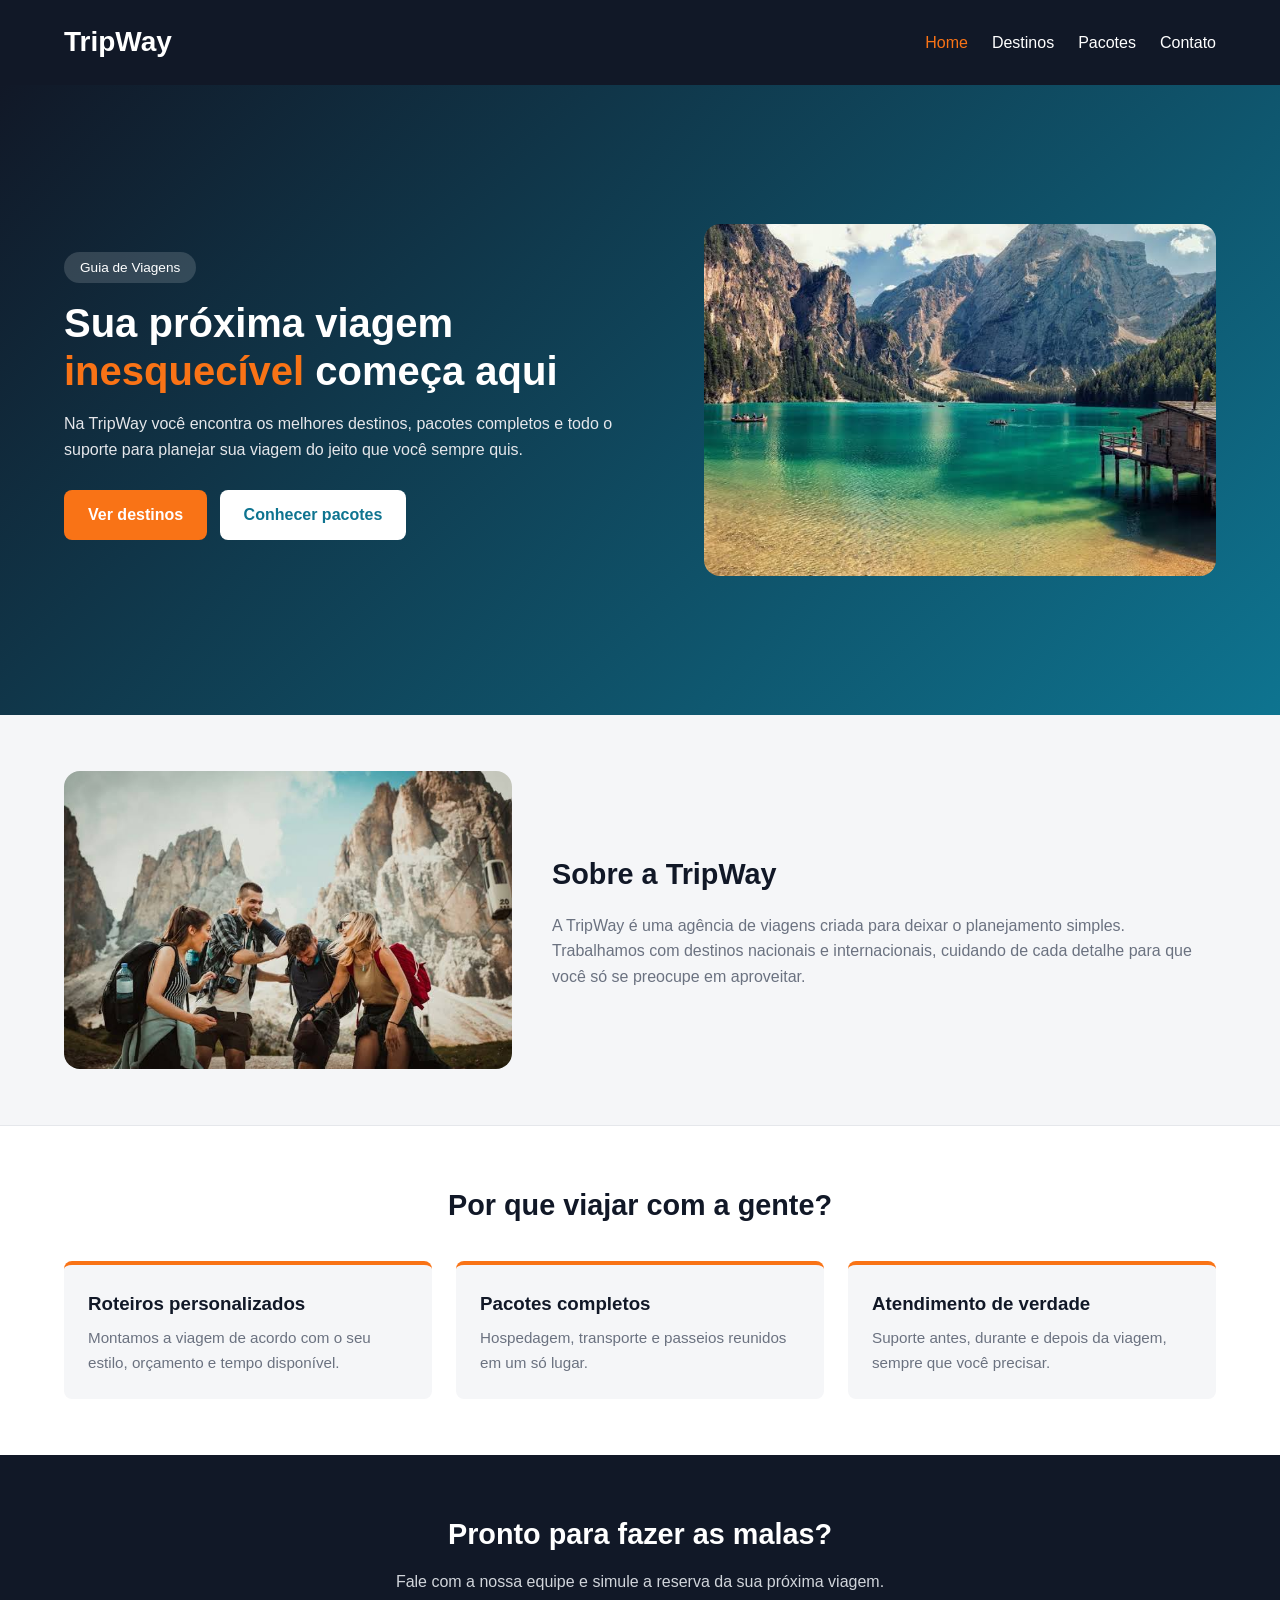
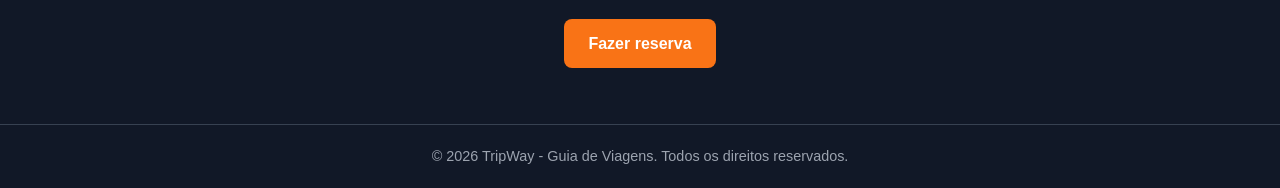
<file: index.html>
<!DOCTYPE html>
<html lang="pt-BR">

<head>
    <meta charset="UTF-8">
    <meta name="viewport" content="width=device-width, initial-scale=1.0">
    <title>TripWay - Home</title>
    
    <link rel="stylesheet" href="css/style.css">
</head>

<body>

    <header>
        <h1><a href="index.html">TripWay</a></h1>
        <nav>
            <ul>
                <li><a href="index.html" class="ativo">Home</a></li>
                <li><a href="pages/destinos.html">Destinos</a></li>
                <li><a href="pages/pacotes.html">Pacotes</a></li>
                <li><a href="pages/contato.html">Contato</a></li>
            </ul>
        </nav>
    </header>

    <main>
        <!-- BANNER PRINCIPAL -->
        <section class="hero" id="banner">
            <div class="container hero-container">
                <div class="hero-texto">
                    <span class="hero-tag">Guia de Viagens</span>
                    <h2 class="hero-titulo">Sua próxima viagem <span>inesquecível</span> começa aqui</h2>
                    <p class="hero-descricao">
                        Na TripWay você encontra os melhores destinos, pacotes completos e todo o suporte
                        para planejar sua viagem do jeito que você sempre quis.
                    </p>
                    <a href="pages/destinos.html" class="btn btn-primario">Ver destinos</a>
                    <a href="pages/pacotes.html" class="btn btn-secundario">Conhecer pacotes</a>
                </div>
                <img src="images/paisagem.jpg" alt="Paisagem de destino turístico em destaque" class="hero-imagem">
            </div>
        </section>

        <!-- SOBRE A TRIPWAY -->
        <section class="secao" id="sobre">
            <div class="container sobre-container">
                <img src="images/equipe.jpg" alt="Equipe da TripWay planejando roteiros" class="sobre-imagem">
                <article class="sobre-texto">
                    <h2 class="secao-titulo">Sobre a TripWay</h2>
                    <p>
                        A TripWay é uma agência de viagens criada para deixar o planejamento simples.
                        Trabalhamos com destinos nacionais e internacionais, cuidando de cada detalhe
                        para que você só se preocupe em aproveitar.
                    </p>
                </article>
            </div>
        </section>

        <!-- VANTAGENS -->
        <section class="secao secao-vantagens">
            <div class="container">
                <h2 class="secao-titulo">Por que viajar com a gente?</h2>
                <div class="vantagens">
                    <article class="card-vantagem">
                        <h3>Roteiros personalizados</h3>
                        <p>Montamos a viagem de acordo com o seu estilo, orçamento e tempo disponível.</p>
                    </article>
                    <article class="card-vantagem">
                        <h3>Pacotes completos</h3>
                        <p>Hospedagem, transporte e passeios reunidos em um só lugar.</p>
                    </article>
                    <article class="card-vantagem">
                        <h3>Atendimento de verdade</h3>
                        <p>Suporte antes, durante e depois da viagem, sempre que você precisar.</p>
                    </article>
                </div>
            </div>
        </section>

        <!-- CHAMADA FINAL -->
        <section class="secao chamada">
            <div class="container">
                <h2>Pronto para fazer as malas?</h2>
                <p>Fale com a nossa equipe e simule a reserva da sua próxima viagem.</p>
                <a href="pages/contato.html" class="btn btn-primario">Fazer reserva</a>
            </div>
        </section>
    </main>

    <footer>
        <p>&copy; 2026 TripWay - Guia de Viagens. Todos os direitos reservados.</p>
    </footer>
</body>

</html>
</file>
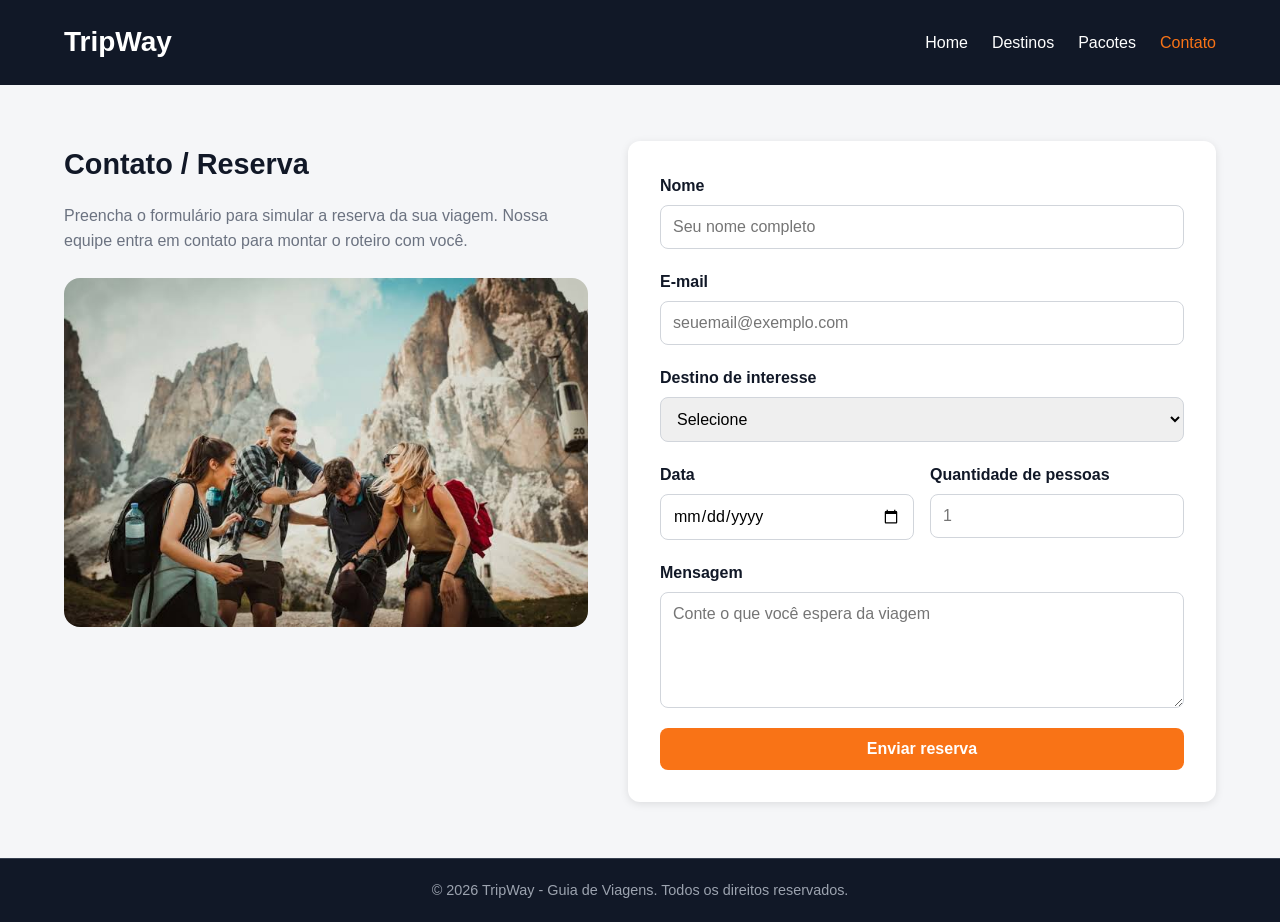
<file: Claude outputs/contato.html>
<!DOCTYPE html>
<html lang="pt-BR">

<head>
    <meta charset="UTF-8">
    <meta name="viewport" content="width=device-width, initial-scale=1.0">
    <title>TripWay - Contato</title>

    <link rel="stylesheet" href="../css/style.css">
</head>

<body>

    <header>
        <h1><a href="../index.html">TripWay</a></h1>
        <nav>
            <ul>
                <li><a href="../index.html">Home</a></li>
                <li><a href="destinos.html">Destinos</a></li>
                <li><a href="pacotes.html">Pacotes</a></li>
                <li><a href="contato.html" class="ativo">Contato</a></li>
            </ul>
        </nav>
    </header>

    <main>
        <section class="secao">
            <div class="container contato-container">

                <div class="contato-info">
                    <h2 class="secao-titulo">Contato / Reserva</h2>
                    <p>
                        Preencha o formulário para simular a reserva da sua viagem.
                        Nossa equipe entra em contato para montar o roteiro com você.
                    </p>
                    <img src="../images/equipe.jpg" alt="Equipe da TripWay pronta para ajudar no planejamento da viagem" class="contato-imagem">
                </div>

                <form action="#" method="POST" class="formulario" id="form-reserva">

                    <div class="campo">
                        <label for="nome">Nome</label>
                        <input type="text" id="nome" name="nome" placeholder="Seu nome completo" required>
                    </div>

                    <div class="campo">
                        <label for="email">E-mail</label>
                        <input type="email" id="email" name="email" placeholder="seuemail@exemplo.com" required>
                    </div>

                    <div class="campo">
                        <label for="destino">Destino de interesse</label>
                        <select id="destino" name="destino" required>
                            <option value="">Selecione</option>
                            <option>Kingston - Jamaica</option>
                            <option>Ilha Santorini - Grécia</option>
                            <option>Jalapão - Brasil</option>
                        </select>
                    </div>

                    <div class="campos-linha">
                        <div class="campo">
                            <label for="data">Data</label>
                            <input type="date" id="data" name="data" required>
                        </div>

                        <div class="campo">
                            <label for="pessoas">Quantidade de pessoas</label>
                            <input type="number" id="pessoas" name="pessoas" min="1" placeholder="1" required>
                        </div>
                    </div>

                    <div class="campo">
                        <label for="mensagem">Mensagem</label>
                        <textarea id="mensagem" name="mensagem" rows="5" placeholder="Conte o que você espera da viagem" required></textarea>
                    </div>

                    <button type="submit" class="btn btn-primario">Enviar reserva</button>

                </form>

            </div>
        </section>
    </main>

    <footer>
        <p>&copy; 2026 TripWay - Guia de Viagens. Todos os direitos reservados.</p>
    </footer>

</body>

</html>
</file>
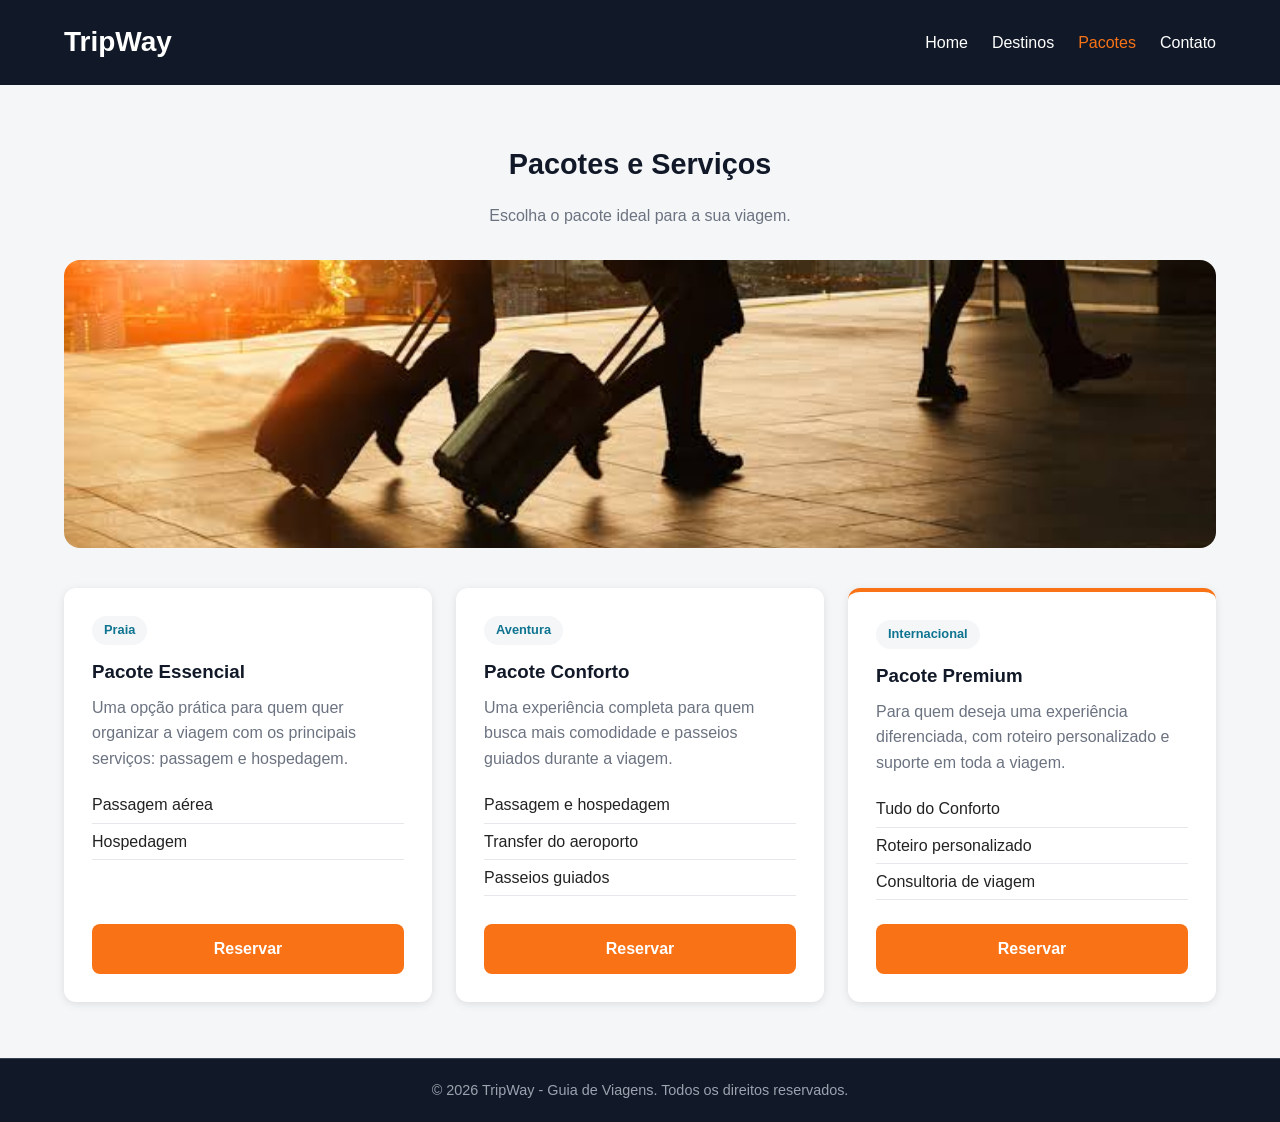
<file: Claude outputs/pacotes.html>
<!DOCTYPE html>
<html lang="pt-BR">

<head>
    <meta charset="UTF-8">
    <meta name="viewport" content="width=device-width, initial-scale=1.0">
    <title>TripWay - Pacotes</title>

    <link rel="stylesheet" href="../css/style.css">
</head>

<body>

    <header>
        <h1><a href="../index.html">TripWay</a></h1>
        <nav>
            <ul>
                <li><a href="../index.html">Home</a></li>
                <li><a href="destinos.html">Destinos</a></li>
                <li><a href="pacotes.html" class="ativo">Pacotes</a></li>
                <li><a href="contato.html">Contato</a></li>
            </ul>
        </nav>
    </header>

    <main>
        <section class="secao">
            <div class="container">

                <h2 class="secao-titulo pacotes-titulo">Pacotes e Serviços</h2>
                <p class="pacotes-subtitulo">Escolha o pacote ideal para a sua viagem.</p>

                <img src="../images/pacotes.jpg" alt="Mala de viagem representando os pacotes turísticos da TripWay" class="pacotes-banner">

                <div class="pacotes-container">

                    <article class="card-pacote">
                        <span class="pacote-tag">Praia</span>
                        <h3>Pacote Essencial</h3>
                        <p>Uma opção prática para quem quer organizar a viagem com os principais serviços: passagem e hospedagem.</p>
                        <ul>
                            <li>Passagem aérea</li>
                            <li>Hospedagem</li>
                        </ul>
                        <a href="contato.html" class="btn btn-primario">Reservar</a>
                    </article>

                    <article class="card-pacote">
                        <span class="pacote-tag">Aventura</span>
                        <h3>Pacote Conforto</h3>
                        <p>Uma experiência completa para quem busca mais comodidade e passeios guiados durante a viagem.</p>
                        <ul>
                            <li>Passagem e hospedagem</li>
                            <li>Transfer do aeroporto</li>
                            <li>Passeios guiados</li>
                        </ul>
                        <a href="contato.html" class="btn btn-primario">Reservar</a>
                    </article>

                    <article class="card-pacote card-pacote-destaque">
                        <span class="pacote-tag">Internacional</span>
                        <h3>Pacote Premium</h3>
                        <p>Para quem deseja uma experiência diferenciada, com roteiro personalizado e suporte em toda a viagem.</p>
                        <ul>
                            <li>Tudo do Conforto</li>
                            <li>Roteiro personalizado</li>
                            <li>Consultoria de viagem</li>
                        </ul>
                        <a href="contato.html" class="btn btn-primario">Reservar</a>
                    </article>

                </div>

            </div>
        </section>
    </main>

    <footer>
        <p>&copy; 2026 TripWay - Guia de Viagens. Todos os direitos reservados.</p>
    </footer>

</body>

</html>
</file>
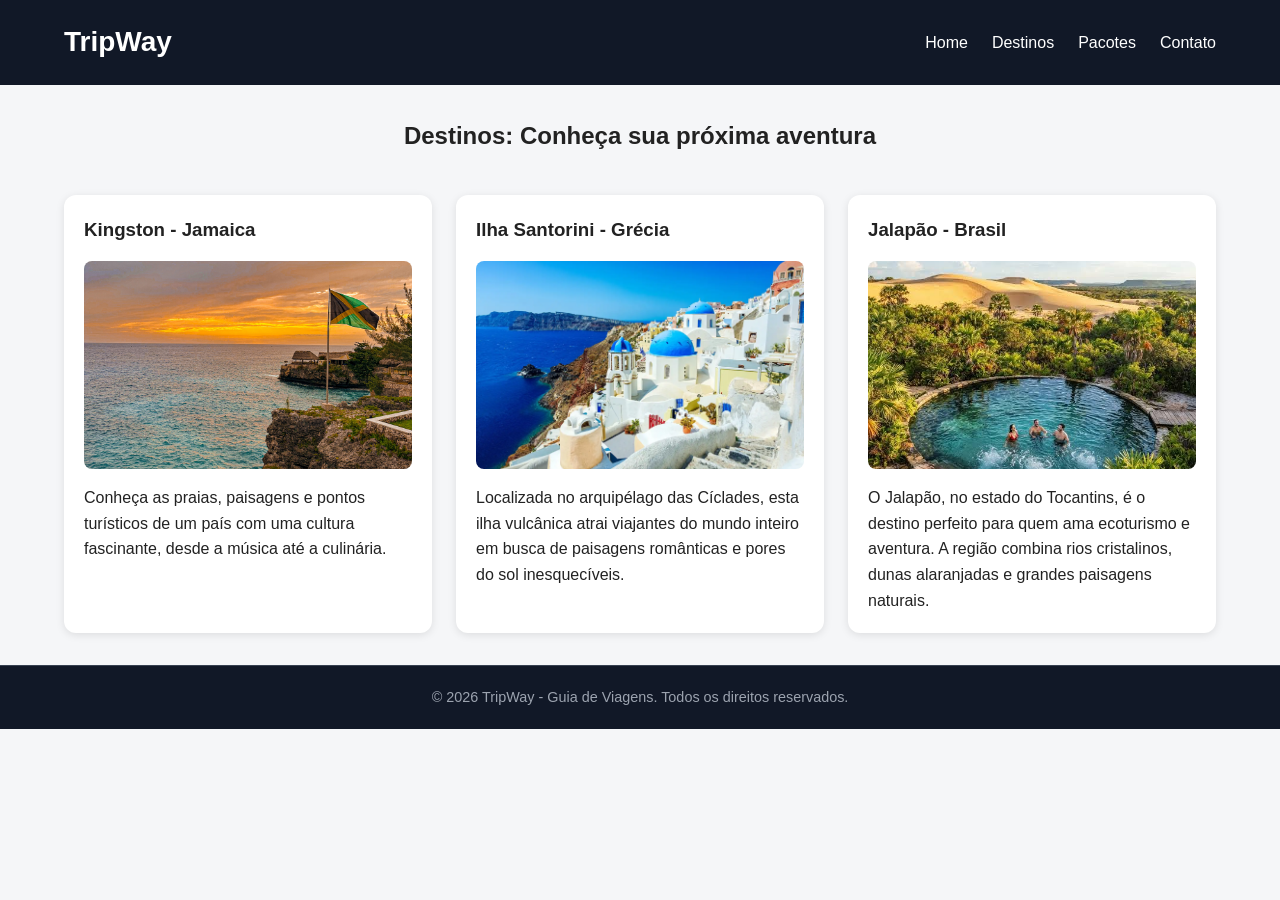
<file: pages/destinos.html>
<!DOCTYPE html>
<html lang="pt-BR">

<head>
    <meta charset="UTF-8">
    <meta name="viewport" content="width=device-width, initial-scale=1.0">
    <title>TripWay - Destinos</title>

    <link rel="stylesheet" href="../css/style.css">
</head>

<body>

    <header>
        <h1>TripWay</h1>

        <nav>
            <ul>
                <li><a href="../index.html">Home</a></li>
                <li><a href="destinos.html">Destinos</a></li>
                <li><a href="pacotes.html">Pacotes</a></li>
                <li><a href="contato.html">Contato</a></li>
            </ul>
        </nav>
    </header>

    <main>

        <section class="destinos-container" id="lista-destinos">

            <h2>Destinos: Conheça sua próxima aventura</h2>

            <article class="card-destino">

                <h3>Kingston - Jamaica</h3>

                <img
                    src="../images/jamaica.jpg"
                    alt="Praia da Jamaica durante o pôr do sol"
                >

                <p>
                    Conheça as praias, paisagens e pontos turísticos
                    de um país com uma cultura fascinante, desde
                    a música até a culinária.
                </p>

            </article>

            <article class="card-destino">

                <h3>Ilha Santorini - Grécia</h3>

                <img
                    src="../images/grecia.jpg"
                    alt="Casas brancas e paisagem da ilha de Santorini, na Grécia"
                >

                <p>
                    Localizada no arquipélago das Cíclades, esta ilha
                    vulcânica atrai viajantes do mundo inteiro em busca
                    de paisagens românticas e pores do sol inesquecíveis.
                </p>

            </article>

            <article class="card-destino">

                <h3>Jalapão - Brasil</h3>

                <img
                    src="../images/jalapao.jpg"
                    alt="Piscina natural de águas cristalinas no Jalapão"
                >

                <p>
                    O Jalapão, no estado do Tocantins, é o destino
                    perfeito para quem ama ecoturismo e aventura.
                    A região combina rios cristalinos, dunas alaranjadas
                    e grandes paisagens naturais.
                </p>

            </article>

        </section>

    </main>

    <footer>
        <p>&copy; 2026 TripWay - Guia de Viagens. Todos os direitos reservados.</p>
    </footer>

</body>

</html>
</file>
<file: css/style.css>
/* ============================= */
/* VARIÁVEIS                     */
/* ============================= */

:root {
    --cor-primaria: #0e7490;
    --cor-primaria-escura: #155e75;
    --cor-destaque: #f97316;
    --cor-fundo: #f5f6f8;
    --cor-branco: #ffffff;
    --cor-texto: #222222;
    --cor-texto-claro: #6b7280;
    --cor-escura: #111827;

    --fonte-principal: Arial, Helvetica, sans-serif;
    --raio-borda: 0.5rem;
}

/* ============================= */
/* RESET E CONFIGURAÇÕES GERAIS  */
/* ============================= */

* {
    margin: 0;
    padding: 0;
    box-sizing: border-box;
}

body {
    font-family: var(--fonte-principal);
    background-color: var(--cor-fundo);
    color: var(--cor-texto);
    line-height: 1.6;
}

.container {
    width: 90%;
    max-width: 75rem;
    margin: 0 auto;
}

/* ============================= */
/* HEADER E NAVEGAÇÃO            */
/* ============================= */

header {
    display: flex;
    justify-content: space-between;
    align-items: center;
    flex-wrap: wrap;
    gap: 1rem;

    background-color: var(--cor-escura);
    padding: 1.25rem 5%;
}

header h1 {
    color: var(--cor-branco);
    font-size: 1.75rem;
}

header h1 a {
    color: var(--cor-branco);
    text-decoration: none;
}

nav ul {
    display: flex;
    flex-wrap: wrap;
    gap: 1.5rem;
    list-style: none;
}

nav a {
    color: var(--cor-branco);
    text-decoration: none;
    font-size: 1rem;
    transition: color 0.2s;
}

nav a:hover,
nav a.ativo {
    color: var(--cor-destaque);
}

/* ============================= */
/* LINKS E BOTÕES GLOBAIS        */
/* ============================= */

a {
    color: var(--cor-primaria);
}

a:hover {
    color: var(--cor-primaria-escura);
}

.btn {
    display: inline-block;
    padding: 0.75rem 1.5rem;
    border: none;
    border-radius: var(--raio-borda);

    font-size: 1rem;
    font-weight: bold;
    text-decoration: none;
    cursor: pointer;
    transition: background-color 0.2s;
}

.btn-primario {
    background-color: var(--cor-destaque);
    color: var(--cor-branco);
}

.btn-primario:hover {
    background-color: #ea580c;
    color: var(--cor-branco);
}

.btn-secundario {
    background-color: var(--cor-branco);
    color: var(--cor-primaria);
}

.btn-secundario:hover {
    background-color: #e5e7eb;
    color: var(--cor-primaria-escura);
}

/* ============================= */
/* HOME                          */
/* ============================= */

/* Banner principal (estilizado pelo ID) */
#banner {
    background: linear-gradient(135deg, var(--cor-escura), var(--cor-primaria));
    color: var(--cor-branco);
    min-height: 70vh;
    display: flex;
    align-items: center;
    padding: 4rem 0;
}

.hero-container {
    display: flex;
    align-items: center;
    gap: 2.5rem;
}

.hero-texto {
    flex: 1;
}

.hero-tag {
    display: inline-block;
    background-color: rgba(255, 255, 255, 0.15);
    padding: 0.3rem 1rem;
    border-radius: 1.25rem;
    font-size: 0.85rem;
    margin-bottom: 1rem;
}

.hero-titulo {
    font-size: 2.5rem;
    line-height: 1.2;
    margin-bottom: 1rem;
}

.hero-titulo span {
    color: var(--cor-destaque);
}

.hero-descricao {
    color: #e5e7eb;
    margin-bottom: 1.75rem;
}

.hero-texto .btn {
    margin: 0 0.5rem 0.5rem 0;
}

.hero .hero-imagem {
    flex: 1;
    width: 100%;
    max-width: 32rem;
    height: 22rem;
    object-fit: cover;
    border-radius: 1rem;
    margin: 0;
}

/* Seções gerais */
.secao {
    padding: 3.5rem 0;
}

.secao-titulo {
    color: var(--cor-escura);
    font-size: 1.8rem;
    margin-bottom: 1rem;
}

/* Sobre */
#sobre {
    border-bottom: 0.0625rem solid #e5e7eb;
}

.sobre-container {
    display: flex;
    align-items: center;
    gap: 2.5rem;
}

.sobre-container .sobre-imagem {
    flex: 1;
    width: 100%;
    max-width: 28rem;
    border-radius: 1rem;
    margin: 0;
}

.sobre-texto {
    flex: 1;
}

.sobre-texto p {
    color: var(--cor-texto-claro);
}

/* Vantagens */
.secao-vantagens {
    background-color: var(--cor-branco);
}

.secao-vantagens .secao-titulo {
    text-align: center;
    margin-bottom: 2rem;
}

.vantagens {
    display: flex;
    flex-wrap: wrap;
    gap: 1.5rem;
}

.card-vantagem {
    flex: 1 1 15rem;
    background-color: var(--cor-fundo);
    padding: 1.5rem;
    border-radius: var(--raio-borda);
    border-top: 0.25rem solid var(--cor-destaque);
}

.card-vantagem h3 {
    color: var(--cor-escura);
    margin-bottom: 0.5rem;
}

.card-vantagem p {
    color: var(--cor-texto-claro);
    font-size: 0.95rem;
}

/* Chamada final */
.chamada {
    background-color: var(--cor-escura);
    color: var(--cor-branco);
    text-align: center;
}

.chamada h2 {
    font-size: 1.8rem;
    margin-bottom: 0.75rem;
}

.chamada p {
    color: #d1d5db;
    margin-bottom: 1.5rem;
}

/* Rodapé */
footer {
    background-color: var(--cor-escura);
    color: #9ca3af;
    text-align: center;
    font-size: 0.9rem;
    padding: 1.25rem 5%;
    border-top: 0.0625rem solid #374151;
}

img {
    max-width: 100%;
    height: auto;
    display: block;
    margin: 15px 0; 
} 

article img {
    width: 100%;
    max-width: 500px;
}

.imagem-pacote {
    width: 100%;
    max-width: 450px;
}


/* Home - tablet e celular */
@media (max-width: 768px) {

    .hero-container,
    .sobre-container {
        flex-direction: column;
        text-align: center;
    }

    #banner {
        min-height: auto;
        padding: 2.5rem 0;
    }

    .hero-titulo {
        font-size: 1.9rem;
    }

    .hero .hero-imagem {
        height: 14rem;
    }

    .secao {
        padding: 2.5rem 0;
    }
}


/* ============================= */
/* PÁGINA DE DESTINOS             */
/* ============================= */

/* Área que agrupa os destinos */
.destinos-container {
    display: flex;
    flex-wrap: wrap;
    justify-content: center;
    gap: 1.5rem;

    max-width: 75rem;
    margin: 0 auto;
    padding: 2rem 1.5rem;
}

/* Título da página */
.destinos-container h2 {
    width: 100%;
    text-align: center;
    margin-bottom: 1rem;
}

/* Card individual de cada destino */
.card-destino {
    flex: 1 1 18rem;
    max-width: 23rem;

    background-color: #ffffff;
    padding: 1.25rem;
    border-radius: 0.75rem;

    box-shadow: 0 2px 8px rgba(0, 0, 0, 0.10);
}

/* Título dos cards */
.card-destino h3 {
    margin-bottom: 1rem;
}

/* Imagens dos destinos */
.card-destino img {
    width: 100%;
    height: 13rem;
    object-fit: cover;
    border-radius: 0.5rem;
    margin-bottom: 1rem;
}

/* Descrição dos destinos */
.card-destino p {
    line-height: 1.6;
}


main img {
    margin-bottom: 20px;
}


/* TABLET */
@media (max-width: 768px) {

    .card-destino {
        flex: 1 1 calc(50% - 0.75rem);
        max-width: none;
    }

}

/* CELULAR */
@media (max-width: 560px) {

    .destinos-container {
        padding: 1.5rem 1rem;
    }

    .card-destino {
        flex: 1 1 100%;
        max-width: 100%;
    }

}


/* ============================= */
/* PÁGINA DE PACOTES             */
/* ============================= */

.pacotes-titulo,
.pacotes-subtitulo {
    text-align: center;
}

.pacotes-subtitulo {
    color: var(--cor-texto-claro);
    margin-bottom: 2rem;
}

main .pacotes-banner {
    width: 100%;
    max-width: 100%;
    height: 18rem;
    object-fit: cover;
    border-radius: 1rem;
    margin: 0 0 2.5rem;
}

.pacotes-container {
    display: flex;
    flex-wrap: wrap;
    gap: 1.5rem;
}

.card-pacote {
    flex: 1 1 18rem;
    display: flex;
    flex-direction: column;

    background-color: var(--cor-branco);
    padding: 1.75rem;
    border-radius: 0.75rem;
    box-shadow: 0 0.125rem 0.5rem rgba(0, 0, 0, 0.1);
    transition: transform 0.2s;
}

.card-pacote:hover {
    transform: translateY(-0.3rem);
}

.card-pacote-destaque {
    border-top: 0.25rem solid var(--cor-destaque);
}

.pacote-tag {
    align-self: flex-start;
    background-color: var(--cor-fundo);
    color: var(--cor-primaria);
    font-size: 0.8rem;
    font-weight: bold;
    padding: 0.25rem 0.75rem;
    border-radius: 1rem;
    margin-bottom: 0.75rem;
}

.card-pacote h3 {
    color: var(--cor-escura);
    margin-bottom: 0.5rem;
}

.card-pacote p {
    color: var(--cor-texto-claro);
    margin-bottom: 1rem;
}

.card-pacote ul {
    list-style: none;
    margin-bottom: 1.5rem;
    flex: 1;
}

.card-pacote li {
    padding: 0.3rem 0;
    border-bottom: 0.0625rem solid #e5e7eb;
}

.card-pacote .btn {
    text-align: center;
}


/* ============================= */
/* PÁGINA DE CONTATO             */
/* ============================= */

.contato-container {
    display: flex;
    gap: 2.5rem;
    align-items: flex-start;
}

.contato-info {
    flex: 1;
}

.contato-info p {
    color: var(--cor-texto-claro);
}

main .contato-imagem {
    width: 100%;
    border-radius: 1rem;
    margin-top: 1.5rem;
}

#form-reserva {
    flex: 1;
    background-color: var(--cor-branco);
    padding: 2rem;
    border-radius: 0.75rem;
    box-shadow: 0 0.125rem 0.5rem rgba(0, 0, 0, 0.1);
}

.campo {
    display: flex;
    flex-direction: column;
    margin-bottom: 1.25rem;
    flex: 1;
}

.campos-linha {
    display: flex;
    gap: 1rem;
}

.campo label {
    font-weight: bold;
    margin-bottom: 0.4rem;
    color: var(--cor-escura);
}

.campo input,
.campo select,
.campo textarea {
    width: 100%;
    padding: 0.75rem;
    border: 0.0625rem solid #d1d5db;
    border-radius: var(--raio-borda);
    font-family: var(--fonte-principal);
    font-size: 1rem;
    transition: border-color 0.2s;
}

.campo input:focus,
.campo select:focus,
.campo textarea:focus {
    outline: none;
    border-color: var(--cor-primaria);
}

.campo textarea {
    resize: vertical;
}

#form-reserva .btn {
    width: 100%;
}


/* ============================= */
/* RESPONSIVIDADE GERAL          */
/* ============================= */

@media (max-width: 768px) {

    header {
        flex-direction: column;
        text-align: center;
    }

    nav ul {
        justify-content: center;
        gap: 1rem;
    }

    .contato-container,
    .campos-linha {
        flex-direction: column;
        align-items: stretch;
    }

    .campos-linha {
        gap: 0;
    }

    .card-pacote {
        flex: 1 1 calc(50% - 0.75rem);
    }
}

@media (max-width: 560px) {

    nav ul {
        flex-direction: column;
        gap: 0.5rem;
    }

    .card-pacote {
        flex: 1 1 100%;
    }

    #form-reserva {
        padding: 1.25rem;
    }

    main .pacotes-banner {
        height: 12rem;
    }
}
</file>
